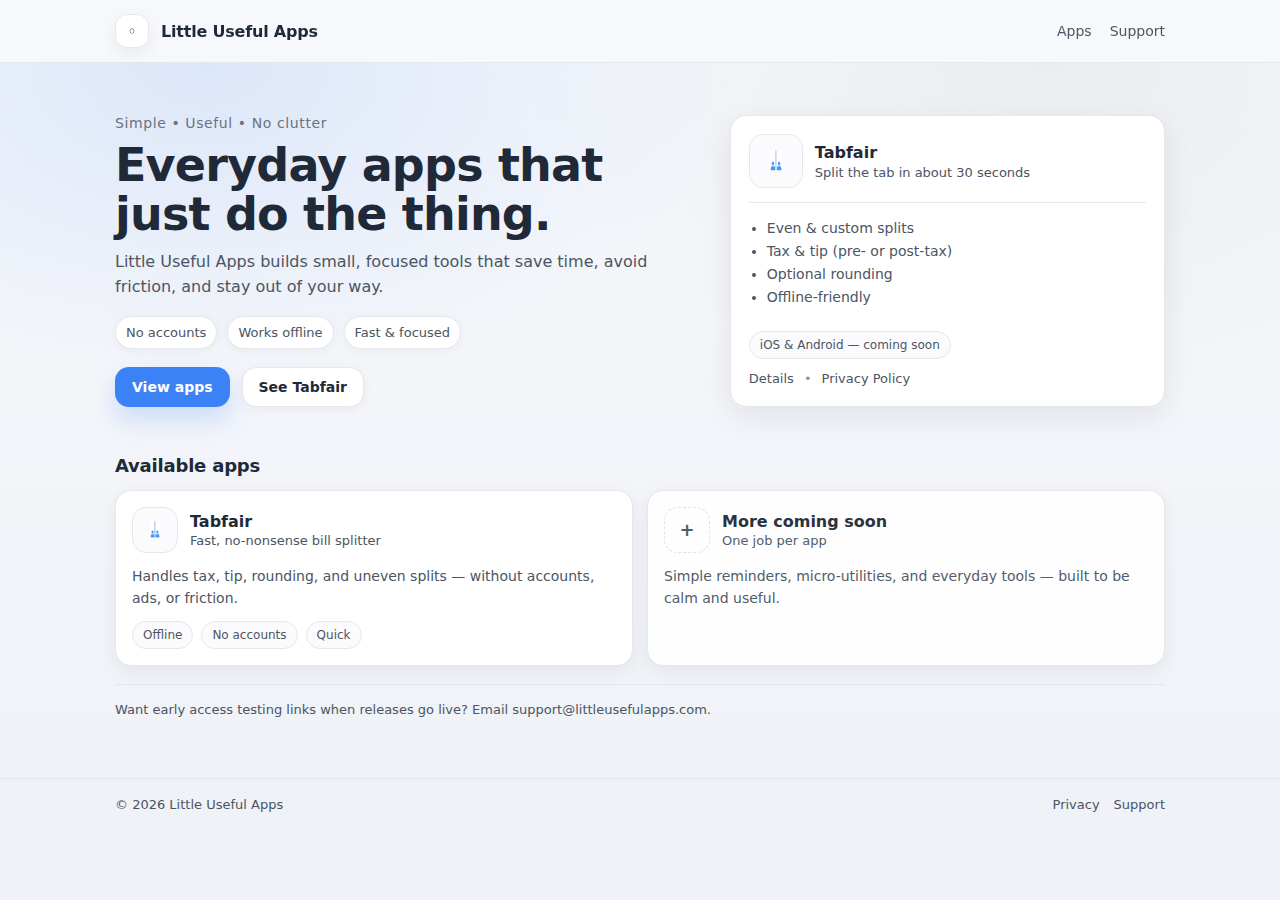
<file: index.html>
<!doctype html>
<html lang="en">
<head>
  <meta charset="utf-8" />
  <meta name="viewport" content="width=device-width, initial-scale=1" />
  <title>Little Useful Apps</title>
  <meta name="description" content="Simple, focused apps that save time and stay out of your way." />
  <link rel="stylesheet" href="/styles.css" />
</head>

<body>
  <header class="site-header">
    <div class="container nav">
      <a class="brand" href="/">
        <span class="brand-mark">◦</span>
        <span class="brand-name">Little Useful Apps</span>
      </a>

      <nav class="nav-links">
        <a href="#apps">Apps</a>
        <a href="mailto:support@littleusefulapps.com">Support</a>
      </nav>
    </div>
  </header>

  <main>
    <section class="hero">
      <div class="container hero-grid">
        <div class="hero-copy">
          <p class="kicker">Simple • Useful • No clutter</p>
          <h1>Everyday apps that just do the thing.</h1>
          <p class="subhead">
            Little Useful Apps builds small, focused tools that save time, avoid friction,
            and stay out of your way.
          </p>

          <div class="chip-row">
            <span class="chip">No accounts</span>
            <span class="chip">Works offline</span>
            <span class="chip">Fast & focused</span>
          </div>

          <div class="cta-row">
            <a class="btn primary" href="#apps">View apps</a>
            <a class="btn ghost" href="/tabfair/">See Tabfair</a>
          </div>
        </div>

        <div class="hero-card" aria-label="Featured app">
          <div class="featured">
            <div class="featured-top">
              <img class="app-icon" src="/assets/tabfair-icon.png" alt="Tabfair app icon" />
              <div>
                <div class="featured-name">Tabfair</div>
                <div class="featured-tagline">Split the tab in about 30 seconds</div>
              </div>
            </div>

            <div class="featured-body">
              <ul class="checklist">
                <li>Even & custom splits</li>
                <li>Tax & tip (pre- or post-tax)</li>
                <li>Optional rounding</li>
                <li>Offline-friendly</li>
              </ul>

              <div class="store-row">
                <span class="pill muted">iOS & Android — coming soon</span>

                <!-- Google Play button (enable after production release)
                <a class="store-btn" href="https://play.google.com/store/apps/details?id=YOUR_PACKAGE_NAME" target="_blank" rel="noopener">
                  <img src="/assets/google-play-badge.png" alt="Get it on Google Play">
                </a>
                -->
              </div>

              <div class="mini-links">
                <a href="/tabfair/">Details</a>
                <span class="dot">•</span>
                <a href="/tabfair/privacy.html">Privacy Policy</a>
              </div>
            </div>
          </div>
        </div>
      </div>
    </section>

    <section class="section" id="apps">
      <div class="container">
        <h2>Available apps</h2>

        <div class="cards">
          <a class="card" href="/tabfair/">
            <div class="card-top">
              <img class="card-icon" src="/assets/tabfair-icon.png" alt="Tabfair app icon" />
              <div>
                <div class="card-title">Tabfair</div>
                <div class="card-subtitle">Fast, no-nonsense bill splitter</div>
              </div>
            </div>

            <p class="card-desc">
              Handles tax, tip, rounding, and uneven splits — without accounts, ads, or friction.
            </p>

            <div class="card-meta">
              <span class="pill">Offline</span>
              <span class="pill">No accounts</span>
              <span class="pill">Quick</span>
            </div>
          </a>

          <div class="card placeholder" aria-label="More apps coming soon">
            <div class="card-top">
              <div class="placeholder-icon">+</div>
              <div>
                <div class="card-title">More coming soon</div>
                <div class="card-subtitle">One job per app</div>
              </div>
            </div>

            <p class="card-desc">
              Simple reminders, micro-utilities, and everyday tools — built to be calm and useful.
            </p>
          </div>
        </div>

        <div class="footer-cta">
          <p class="small">
            Want early access testing links when releases go live?
            Email <a href="mailto:support@littleusefulapps.com">support@littleusefulapps.com</a>.
          </p>
        </div>
      </div>
    </section>
  </main>

  <footer class="site-footer">
    <div class="container footer-row">
      <div>© <span id="year"></span> Little Useful Apps</div>
      <div class="footer-links">
        <a href="/tabfair/privacy.html">Privacy</a>
        <a href="mailto:support@littleusefulapps.com">Support</a>
      </div>
    </div>
  </footer>

  <script>
    document.getElementById("year").textContent = new Date().getFullYear();
  </script>
</body>
</html>
</file>
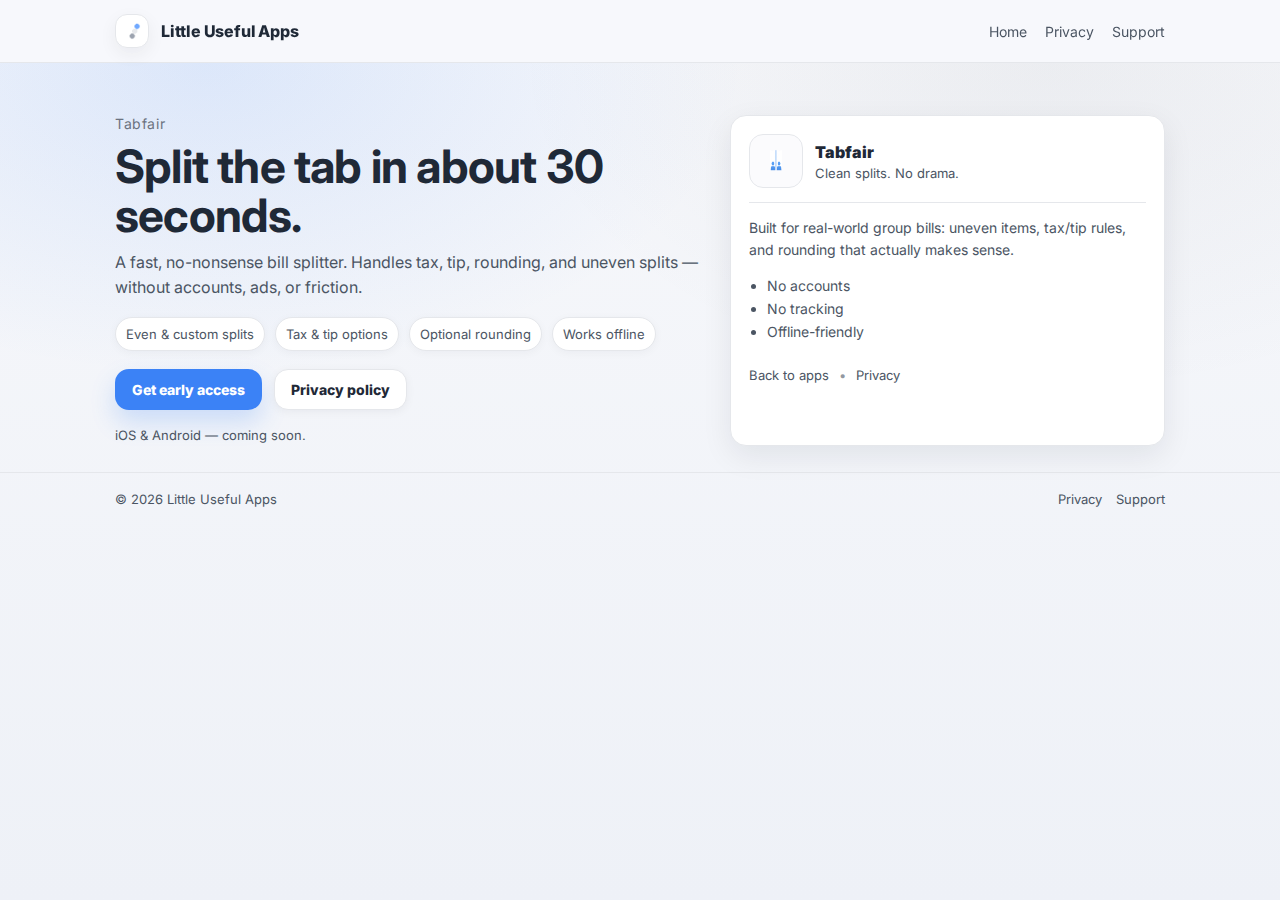
<file: tabfair/index.html>
<!doctype html>
<html lang="en">
<head>
  <meta charset="utf-8" />
  <meta name="viewport" content="width=device-width, initial-scale=1" />
  <title>Tabfair — from Little Useful Apps</title>
  <meta name="description" content="Tabfair is a fast, no-nonsense bill splitter that handles tax, tip, and rounding." />

  <link rel="icon" href="/favicon.ico" sizes="any">
  <link rel="icon" type="image/png" sizes="32x32" href="/assets/favicon-32x32.png">
  <link rel="icon" type="image/png" sizes="16x16" href="/assets/favicon-16x16.png">
  <link rel="apple-touch-icon" sizes="180x180" href="/assets/apple-touch-icon.png">

  <link rel="preconnect" href="https://fonts.googleapis.com">
  <link rel="preconnect" href="https://fonts.gstatic.com" crossorigin>
  <link href="https://fonts.googleapis.com/css2?family=Inter:wght@400;500;600&display=swap" rel="stylesheet">
  <link rel="stylesheet" href="/styles.css" />
</head>

<body>
  <header class="site-header">
    <div class="container nav">
      <a class="brand" href="/">
        <span class="brand-mark">
          <img src="/assets/lua-mark-64.png" alt="" aria-hidden="true" />
        </span>
        <span class="brand-name">Little Useful Apps</span>
      </a>

      <nav class="nav-links">
        <a href="/">Home</a>
        <a href="/tabfair/privacy.html">Privacy</a>
        <a href="mailto:support@littleusefulapps.com">Support</a>
      </nav>
    </div>
  </header>

  <main>
    <section class="hero">
      <div class="container hero-grid">
        <div class="hero-copy">
          <p class="kicker">Tabfair</p>
          <h1>Split the tab in about 30 seconds.</h1>
          <p class="subhead">
            A fast, no-nonsense bill splitter. Handles tax, tip, rounding, and uneven splits —
            without accounts, ads, or friction.
          </p>

          <div class="chip-row">
            <span class="chip">Even & custom splits</span>
            <span class="chip">Tax & tip options</span>
            <span class="chip">Optional rounding</span>
            <span class="chip">Works offline</span>
          </div>

          <div class="cta-row">
            <a class="btn primary" href="/tabfair/early-access.html">
            Get early access
            </a>

            <a class="btn ghost" href="/tabfair/privacy.html">Privacy policy</a>
          </div>

          <p class="small" style="margin-top:14px;">
            iOS & Android — coming soon.
          </p>

          <!-- Google Play button (enable after production release)
          <a class="store-btn" href="https://play.google.com/store/apps/details?id=YOUR_PACKAGE_NAME" target="_blank" rel="noopener">
            <img src="/assets/google-play-badge.png" alt="Get it on Google Play">
          </a>
          -->
        </div>

        <div class="hero-card">
          <div class="featured">
            <div class="featured-top">
              <img class="app-icon" src="/assets/tabfair-icon.png" alt="Tabfair app icon" />
              <div>
                <div class="featured-name">Tabfair</div>
                <div class="featured-tagline">Clean splits. No drama.</div>
              </div>
            </div>

            <div class="featured-body">
              <p class="card-desc" style="margin-top:0;">
                Built for real-world group bills: uneven items, tax/tip rules, and rounding that actually makes sense.
              </p>

              <ul class="checklist">
                <li>No accounts</li>
                <li>No tracking</li>
                <li>Offline-friendly</li>
              </ul>

              <div class="mini-links">
                <a href="/">Back to apps</a>
                <span class="dot">•</span>
                <a href="/tabfair/privacy.html">Privacy</a>
              </div>
            </div>
          </div>
        </div>

      </div>
    </section>
  </main>

  <footer class="site-footer">
    <div class="container footer-row">
      <div>© <span id="year"></span> Little Useful Apps</div>
      <div class="footer-links">
        <a href="/tabfair/privacy.html">Privacy</a>
        <a href="mailto:support@littleusefulapps.com">Support</a>
      </div>
    </div>
  </footer>

  <script>
    document.getElementById("year").textContent = new Date().getFullYear();
  </script>
</body>
</html>
</file>
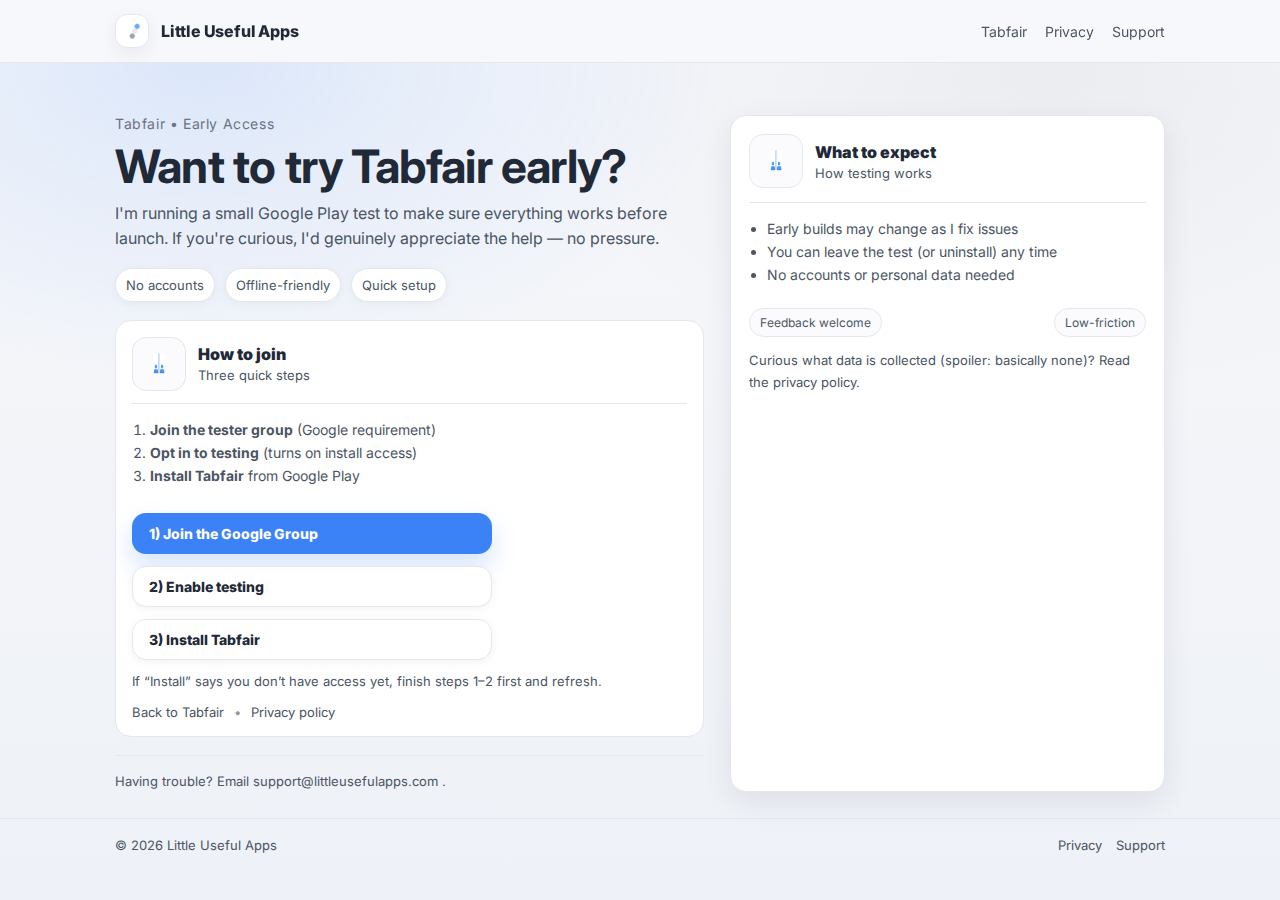
<file: tabfair/early-access.html>
<!doctype html>
<html lang="en">
<head>
  <meta charset="utf-8" />
  <meta name="viewport" content="width=device-width, initial-scale=1" />
  <title>Early Access — Tabfair</title>
  <meta name="description" content="Join Tabfair early access testing (Google Play). Quick steps, clear links." />

  <link rel="preconnect" href="https://fonts.googleapis.com">
  <link rel="preconnect" href="https://fonts.gstatic.com" crossorigin>
  <link href="https://fonts.googleapis.com/css2?family=Inter:wght@400;500;600;700;800&display=swap" rel="stylesheet">
  <link rel="stylesheet" href="/styles.css" />

  <link rel="icon" href="/favicon.ico" sizes="any">
  <link rel="icon" type="image/png" sizes="32x32" href="/assets/favicon-32x32.png">
  <link rel="icon" type="image/png" sizes="16x16" href="/assets/favicon-16x16.png">
  <link rel="apple-touch-icon" sizes="180x180" href="/assets/apple-touch-icon.png">
</head>

<body>
  <header class="site-header">
    <div class="container nav">
      <a class="brand" href="/">
        <span class="brand-mark">
          <img src="/assets/lua-mark-64.png" alt="" aria-hidden="true" />
        </span>
        <span class="brand-name">Little Useful Apps</span>
      </a>

      <nav class="nav-links">
        <a href="/tabfair/">Tabfair</a>
        <a href="/tabfair/privacy.html">Privacy</a>
        <a href="mailto:support@littleusefulapps.com">Support</a>
      </nav>
    </div>
  </header>

  <main>
    <section class="hero">
      <div class="container hero-grid">

        <div class="hero-copy">
          <p class="kicker">Tabfair • Early Access</p>
          <h1>Want to try Tabfair early?</h1>
          <p class="subhead">
            I'm running a small Google Play test to make sure everything works before launch.
            If you're curious, I'd genuinely appreciate the help — no pressure.
          </p>

          <div class="chip-row">
            <span class="chip">No accounts</span>
            <span class="chip">Offline-friendly</span>
            <span class="chip">Quick setup</span>
          </div>

          <div class="hero-card" style="box-shadow:none;">
            <div class="featured" style="padding:16px;">
              <div class="featured-top" style="padding-bottom:12px;">
                <img class="app-icon" src="/assets/tabfair-icon.png" alt="Tabfair app icon" />
                <div>
                  <div class="featured-name">How to join</div>
                  <div class="featured-tagline">Three quick steps</div>
                </div>
              </div>

              <div class="featured-body">
                <ol class="checklist" style="padding-left:18px; margin:0;">
                  <li><strong>Join the tester group</strong> (Google requirement)</li>
                  <li><strong>Opt in to testing</strong> (turns on install access)</li>
                  <li><strong>Install Tabfair</strong> from Google Play</li>
                </ol>

                <div class="cta-column" style="margin-top:14px;">
                  <a class="btn primary"
                     href="https://groups.google.com/g/tabfair-testers"
                     target="_blank" rel="noopener">
                    1) Join the Google Group
                  </a>

                  <a class="btn ghost"
                     href="https://play.google.com/apps/testing/com.tabfair.app?hl=en"
                     target="_blank" rel="noopener">
                    2) Enable testing
                  </a>

                  <a class="btn ghost"
                     href="https://play.google.com/store/apps/details?id=com.tabfair.app"
                     target="_blank" rel="noopener">
                    3) Install Tabfair
                  </a>
                </div>

                <p class="small" style="margin-top:10px;">
                  If “Install” says you don’t have access yet, finish steps 1–2 first and refresh.
                </p>

                <div class="mini-links">
                  <a href="/tabfair/">Back to Tabfair</a>
                  <span class="dot">•</span>
                  <a href="/tabfair/privacy.html">Privacy policy</a>
                </div>
              </div>
            </div>
          </div>

          <div class="footer-cta">
            <p class="small">
              Having trouble? Email
              <a href="mailto:support@littleusefulapps.com?subject=Tabfair%20Early%20Access%20Help">
                support@littleusefulapps.com
              </a>.
            </p>
          </div>
        </div>

        <div class="hero-card">
          <div class="featured">
            <div class="featured-top">
              <img class="app-icon" src="/assets/tabfair-icon.png" alt="Tabfair app icon" />
              <div>
                <div class="featured-name">What to expect</div>
                <div class="featured-tagline">How testing works</div>
              </div>
            </div>

            <div class="featured-body">
              <ul class="checklist">
                <li>Early builds may change as I fix issues</li>
                <li>You can leave the test (or uninstall) any time</li>
                <li>No accounts or personal data needed</li>
              </ul>

              <div class="store-row">
                <span class="pill">Feedback welcome</span>
                <span class="pill">Low-friction</span>
              </div>

              <p class="small" style="margin-top:12px;">
                Curious what data is collected (spoiler: basically none)? Read the
                <a href="/tabfair/privacy.html">privacy policy</a>.
              </p>
            </div>
          </div>
        </div>

      </div>
    </section>
  </main>

  <footer class="site-footer">
    <div class="container footer-row">
      <div>© <span id="year"></span> Little Useful Apps</div>
      <div class="footer-links">
        <a href="/tabfair/privacy.html">Privacy</a>
        <a href="mailto:support@littleusefulapps.com">Support</a>
      </div>
    </div>
  </footer>

  <script>
    document.getElementById("year").textContent = new Date().getFullYear();
  </script>
</body>
</html>
</file>
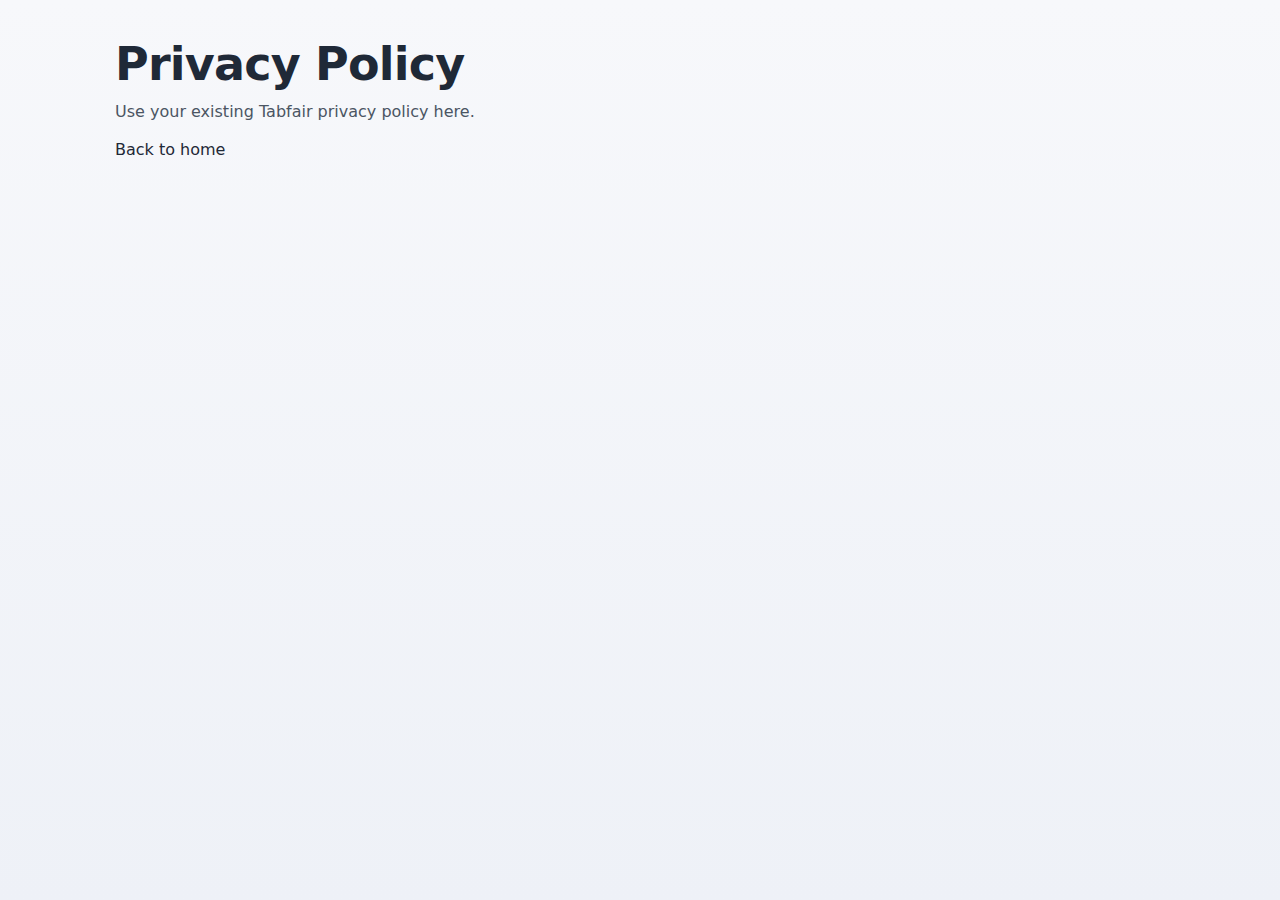
<file: tabfair/privacy.html>
<!doctype html><html lang="en"><head><meta charset="utf-8"><meta name="viewport" content="width=device-width, initial-scale=1"><title>Privacy — Tabfair</title><link rel="stylesheet" href="/styles.css"></head><body><div class="container" style="padding:40px 0"><h1>Privacy Policy</h1><p class="subhead">Use your existing Tabfair privacy policy here.</p><p><a href="/">Back to home</a></p></div></body></html>
</file>
<file: styles.css>
:root{
  --bg-top: #f7f8fb;
  --bg-bottom: #eef1f7;

  --surface: #ffffff;
  --surface-2: #fbfbfd;

  --text-primary: #1f2937;
  --text-secondary: #4b5563;
  --text-muted: #6b7280;

  --line: #e5e7eb;
  --line-2: #dbe2ea;

  --accent: #3b82f6;
  --accent-hover: #2563eb;

  --radius: 16px;
  --shadow: 0 10px 30px rgba(17, 24, 39, 0.08);
  --shadow-soft: 0 6px 18px rgba(17, 24, 39, 0.06);
}

*{ box-sizing:border-box; }
html,body{ height:100%; }

body{
  margin:0;
  font-family: Inter, system-ui, -apple-system, BlinkMacSystemFont, "Segoe UI", Roboto, Arial, sans-serif;
  color: var(--text-primary);
  background: linear-gradient(180deg, var(--bg-top) 0%, var(--bg-bottom) 100%);
}

a{ color: inherit; text-decoration: none; }
a:hover{ text-decoration: underline; text-underline-offset: 3px; }

.container{
  width: min(1050px, calc(100% - 40px));
  margin: 0 auto;
}

/* Header */
.site-header{
  position: sticky;
  top: 0;
  z-index: 10;
  background: rgba(247,248,251,0.86);
  backdrop-filter: blur(10px);
  border-bottom: 1px solid var(--line);
}

.nav{
  display:flex;
  align-items:center;
  justify-content:space-between;
  padding: 14px 0;
  gap: 16px;
}

.brand{
  display:flex;
  align-items:center;
  gap: 12px;
}

.brand-mark{
  width: 34px;
  height: 34px;
  border-radius: 12px;
  border: 1px solid var(--line);
  background: var(--surface);
  display:grid;
  place-items:center;
  overflow:hidden;
  box-shadow: var(--shadow-soft);
}

.brand-mark img{
  width: 26px;
  height: 26px;
  display:block;
}

.brand-name{
  font-weight: 800;
  letter-spacing: -0.2px;
}

.nav-links{
  display:flex;
  gap: 18px;
  color: var(--text-secondary);
  font-size: 14px;
  white-space: nowrap;
}
.nav-links a:hover{
  color: var(--text-primary);
  text-decoration:none;
}

/* Hero */
.hero{
  padding: 52px 0 26px;
  background:
    radial-gradient(900px 520px at 16% 0%, rgba(59,130,246,0.14), transparent 60%),
    radial-gradient(900px 560px at 82% 0%, rgba(31,41,55,0.05), transparent 60%);
}

.hero-grid{
  display:grid;
  grid-template-columns: 1.15fr 0.85fr;
  gap: 26px;
  align-items: stretch;
}

.kicker{
  margin:0 0 10px;
  color: var(--text-muted);
  font-size: 14px;
  letter-spacing: 0.6px;
}

h1{
  margin:0 0 10px;
  font-size: clamp(34px, 4vw, 46px);
  line-height: 1.06;
  letter-spacing: -0.8px;
}

.subhead{
  margin:0 0 16px;
  color: var(--text-secondary);
  font-size: 16px;
  line-height: 1.6;
  max-width: 60ch;
}

/* Chips */
.chip-row{
  display:flex;
  flex-wrap:wrap;
  gap:10px;
  margin: 10px 0 18px;
}

.chip{
  font-size: 13px;
  color: var(--text-secondary);
  padding: 8px 10px;
  border: 1px solid var(--line);
  border-radius: 999px;
  background: var(--surface);
  box-shadow: 0 2px 10px rgba(17,24,39,0.04);
}

/* Buttons */
.cta-row{
  display:flex;
  gap: 12px;
  flex-wrap: wrap;
  align-items: center;
}

.btn{
  display:inline-flex;
  align-items:center;
  justify-content:center;
  padding: 11px 16px;
  border-radius: 14px;
  border: 1px solid var(--line);
  font-weight: 800;
  font-size: 14px;
  text-decoration:none !important;
  background: var(--surface);
  color: var(--text-primary);
  box-shadow: 0 2px 10px rgba(17,24,39,0.05);
  transition: transform .06s ease, box-shadow .12s ease, background .12s ease, border-color .12s ease;
}

.btn:hover{
  transform: translateY(-1px);
  box-shadow: 0 10px 22px rgba(17,24,39,0.10);
}

.btn:active{
  transform: translateY(0px);
  box-shadow: 0 4px 14px rgba(17,24,39,0.08);
}

.btn.primary{
  background: var(--accent);
  color: #fff;
  border-color: transparent;
  box-shadow: 0 12px 24px rgba(59,130,246,0.22);
}
.btn.primary:hover{ background: var(--accent-hover); }

.btn.ghost{
  background: var(--surface);
}
.btn.ghost:hover{
  background: var(--surface-2);
  border-color: #d7dee8;
}

/* Step flow buttons (used on Early Access) */
.cta-column{
  display:flex;
  flex-direction: column;
  gap: 12px;
  max-width: 360px;
}
.cta-column .btn{
  width: 100%;
  justify-content: flex-start;
}

/* Cards */
.hero-card{
  border-radius: var(--radius);
  border: 1px solid var(--line);
  background: var(--surface);
  box-shadow: var(--shadow);
  overflow:hidden;
}

.featured{ padding: 18px; }

.featured-top{
  display:flex;
  gap: 12px;
  align-items:center;
  padding-bottom: 14px;
  border-bottom: 1px solid var(--line);
}

.app-icon{
  width: 54px;
  height: 54px;
  border-radius: 14px;
  border: 1px solid var(--line);
  background: var(--surface-2);
  padding: 6px;
}

.featured-name{ font-weight: 900; font-size: 16px; }
.featured-tagline{ color: var(--text-secondary); font-size: 13px; margin-top: 3px; }

.featured-body{ padding-top: 14px; }

.checklist{
  margin:0;
  padding:0 0 12px 18px;
  color: var(--text-secondary);
  line-height: 1.65;
  font-size: 14px;
}

.store-row{
  display:flex;
  align-items:center;
  justify-content:space-between;
  gap: 12px;
  padding-top: 10px;
}

.pill{
  display:inline-flex;
  align-items:center;
  padding: 6px 10px;
  border-radius: 999px;
  border: 1px solid var(--line);
  background: var(--surface-2);
  color: var(--text-secondary);
  font-size: 12px;
}

.store-btn img{ height: 40px; width:auto; display:block; }

.mini-links{
  margin-top: 12px;
  color: var(--text-secondary);
  font-size: 13px;
  display:flex;
  gap: 10px;
  align-items:center;
}
.mini-links .dot{ opacity: 0.6; }

/* Sections */
.section{ padding: 22px 0 56px; }

h2{
  margin:0 0 14px;
  font-size: 18px;
  letter-spacing: -0.2px;
}

.cards{
  display:grid;
  grid-template-columns: repeat(2, minmax(0,1fr));
  gap: 14px;
}

.card{
  border-radius: var(--radius);
  border: 1px solid var(--line);
  background: var(--surface);
  padding: 16px;
  box-shadow: var(--shadow-soft);
}
.card:hover{
  background: var(--surface-2);
  text-decoration:none;
}

.card-top{
  display:flex;
  gap: 12px;
  align-items:center;
}

.card-icon{
  width: 46px;
  height: 46px;
  border-radius: 14px;
  border: 1px solid var(--line);
  background: var(--surface-2);
  padding: 6px;
}

.card-title{ font-weight: 900; }
.card-subtitle{ color: var(--text-secondary); font-size: 13px; margin-top: 2px; }

.card-desc{
  margin: 12px 0 12px;
  color: var(--text-secondary);
  line-height: 1.6;
  font-size: 14px;
}

.card-meta{ display:flex; gap: 8px; flex-wrap:wrap; }

/* Placeholder */
.placeholder{ opacity: 0.95; }

.placeholder-icon{
  width: 46px;
  height: 46px;
  border-radius: 14px;
  border: 1px dashed var(--line-2);
  display:grid;
  place-items:center;
  color: var(--text-secondary);
  background: var(--surface);
  font-size: 18px;
  font-weight: 900;
}

/* Footer */
.footer-cta{
  margin-top: 18px;
  border-top: 1px solid var(--line);
  padding-top: 14px;
}

.small{
  margin: 0;
  color: var(--text-secondary);
  font-size: 13px;
  line-height: 1.7;
}

.site-footer{
  border-top: 1px solid var(--line);
  padding: 18px 0;
  color: var(--text-secondary);
  font-size: 13px;
}

.footer-row{
  display:flex;
  justify-content:space-between;
  gap: 12px;
  flex-wrap:wrap;
}

.footer-links{ display:flex; gap: 14px; }

@media (max-width: 860px){
  .hero-grid{ grid-template-columns: 1fr; }
  .cards{ grid-template-columns: 1fr; }
}
</file>
